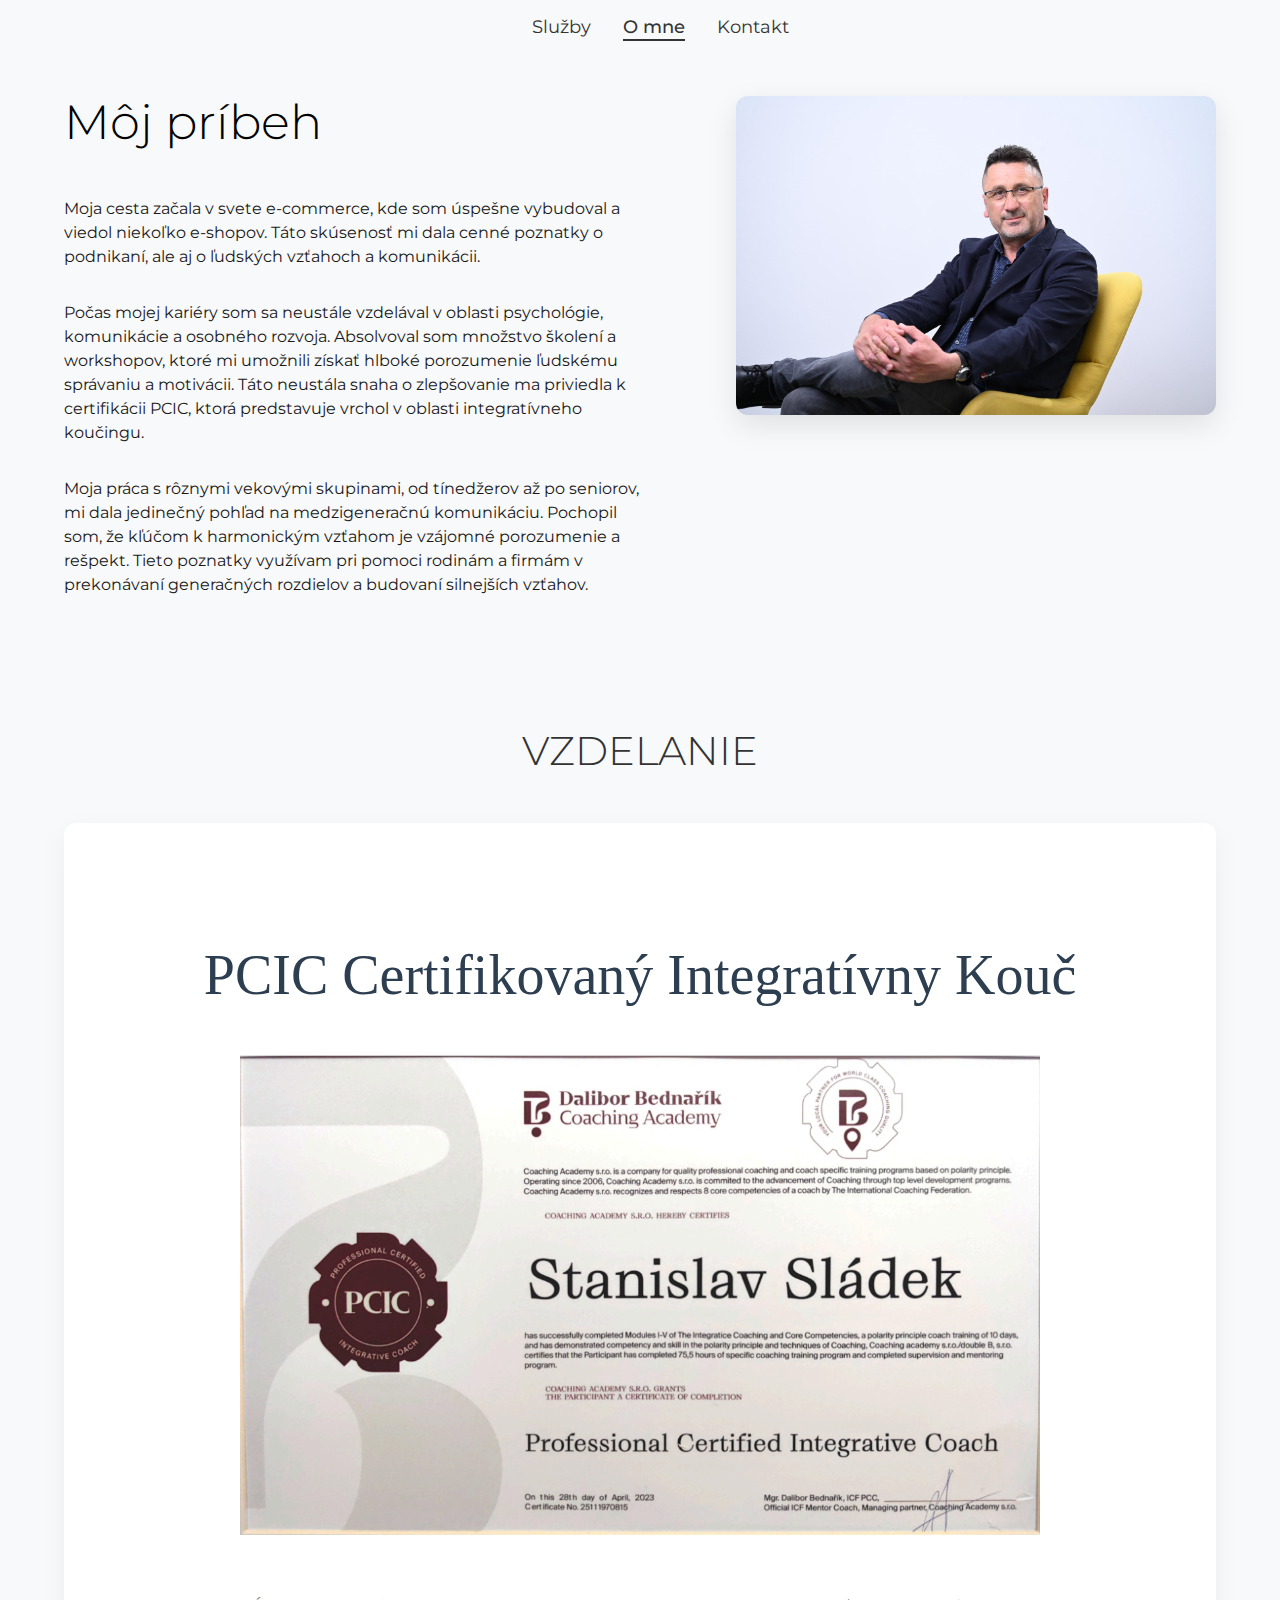
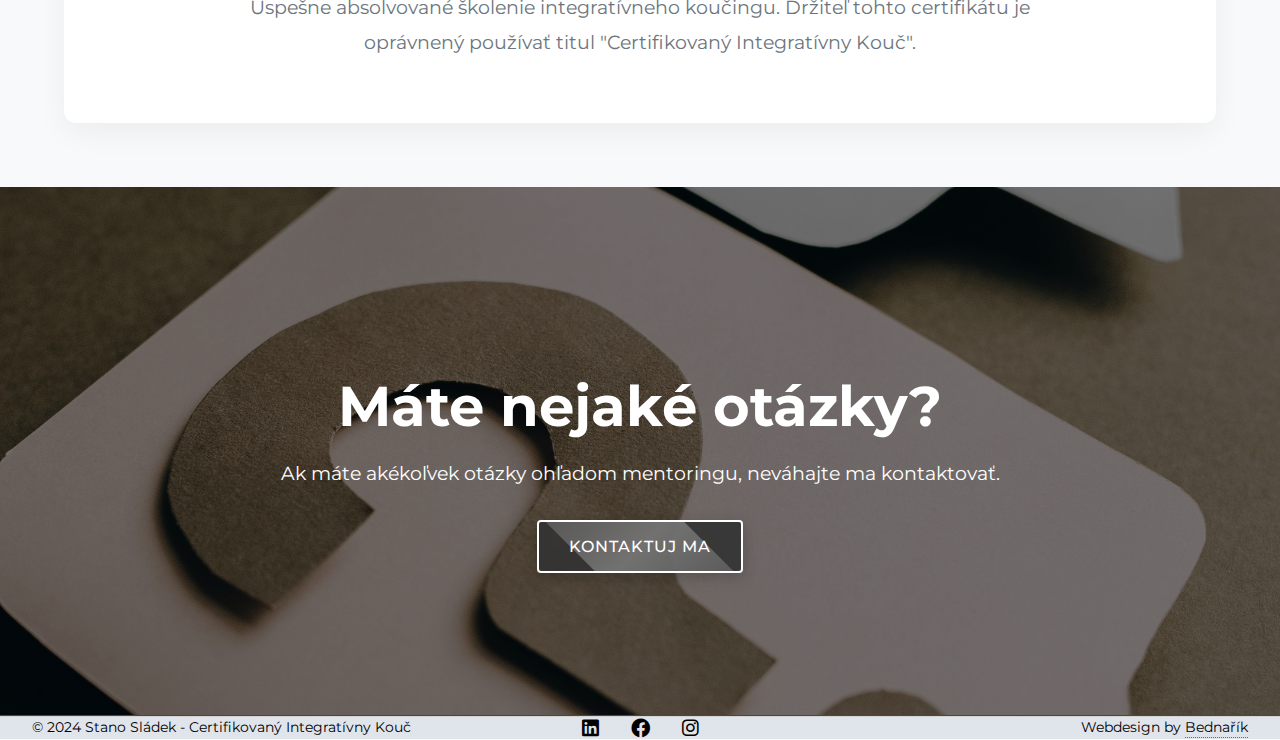
<file: about.html>
<!DOCTYPE html>
<html lang="sk">
<head>
    <meta charset="UTF-8">
    <meta name="viewport" content="width=device-width, initial-scale=1.0">
    <title>Stano Sladek - Certifikovaný Integratívny Kouč</title>
    <link rel="stylesheet" href="style.css">
    <link rel="stylesheet" href="contact.css">
    <link rel="stylesheet" href="about.css">
    <link href="https://fonts.googleapis.com/css2?family=Dancing+Script&family=Roboto:wght@400;700&display=swap" rel="stylesheet">
    <link rel="stylesheet" href="https://cdnjs.cloudflare.com/ajax/libs/font-awesome/6.0.0-beta3/css/all.min.css">
    <link href="https://fonts.googleapis.com/css2?family=Montserrat:wght@300;400;500;700&family=Dancing+Script&display=swap" rel="stylesheet">
    <link href="https://fonts.googleapis.com/css2?family=Roboto+Slab:wght@900&display=swap" rel="stylesheet">
    <link href="https://fonts.googleapis.com/css2?family=Great+Vibes&display=swap" rel="stylesheet">
    <link href="https://fonts.googleapis.com/css2?family=Arizonia&display=swap" rel="stylesheet">
    <link href="https://fonts.googleapis.com/css2?family=Monsieur+La+Doulaise&display=swap" rel="stylesheet">
</head>
<body>
    <div id="notification" class="notification"></div>
    <script src="notification.js"></script>

    <nav class="navbar">
        <div class="hamburger">
            <span></span>
            <span></span>
            <span></span>
        </div>
        <ul class="nav-links">
            <li><a href="index.html">Služby</a></li>
            <li><a href="about.html" class="active">O mne</a></li>
            <li><a href="contact.html">Kontakt</a></li>
        </ul>
    </nav>

    <section class="about-intro" id="moj-pribeh">
        <div class="intro-content">
            <h1>Môj príbeh</h1>
            
            <div class="intro-text">
                <p>Moja cesta začala v svete e-commerce, kde som úspešne vybudoval a viedol niekoľko e-shopov. Táto skúsenosť mi dala cenné poznatky o podnikaní, ale aj o ľudských vzťahoch a komunikácii.</p>
                
                <p>Počas mojej kariéry som sa neustále vzdelával v oblasti psychológie, komunikácie a osobného rozvoja. Absolvoval som množstvo školení a workshopov, ktoré mi umožnili získať hlboké porozumenie ľudskému správaniu a motivácii. Táto neustála snaha o zlepšovanie ma priviedla k certifikácii PCIC, ktorá predstavuje vrchol v oblasti integratívneho koučingu.</p>
                
                <p>Moja práca s rôznymi vekovými skupinami, od tínedžerov až po seniorov, mi dala jedinečný pohľad na medzigeneračnú komunikáciu. Pochopil som, že kľúčom k harmonickým vzťahom je vzájomné porozumenie a rešpekt. Tieto poznatky využívam pri pomoci rodinám a firmám v prekonávaní generačných rozdielov a budovaní silnejších vzťahov.</p>
            </div>
        </div>
        
        <div class="intro-image">
            <img src="img/stano_better.JPG" alt="Stano Sladek - Life Coach">
        </div>
    </section>

    <section class="education-section">
        <h2 class="section-title">VZDELANIE</h2>
        <div class="certification-container">
            <div class="certification-card">
                <h3>PCIC Certifikovaný Integratívny Kouč</h3>
                <div class="cert-content">
                    <div class="cert-logo">
                        <!-- Add your certification logo here -->
                        <img src="img/certifikat.png" alt="PCIC Certification">
                    </div>
                    <div class="cert-details">
                        <p>Úspešne absolvované školenie integratívneho koučingu. Držiteľ tohto certifikátu je oprávnený používať titul "Certifikovaný Integratívny Kouč".</p>
                    </div>
                </div>
            </div>
        </div>
    </section>

    <!-- Questions Section -->
    <section class="questions-section">
        <div class="questions-content">
            <h2>Máte nejaké otázky?</h2>
            <p>Ak máte akékoľvek otázky ohľadom mentoringu, neváhajte ma kontaktovať.</p>
            <a href="contact.html" class="contact-button">KONTAKTUJ MA</a>
        </div>
    </section>

    <footer class="main-footer">
        <div class="footer-content">
            <div class="footer-left">
                <p>© 2024 Stano Sládek - Certifikovaný Integratívny Kouč</p>
            </div>
            <div class="footer-center">
                <a href="https://www.linkedin.com/in/stanislav-sladek/" target="_blank"><i class="fab fa-linkedin"></i></a>
                <a href="https://www.facebook.com/" target="_blank"><i class="fab fa-facebook"></i></a>
                <a href="https://www.instagram.com/" target="_blank"><i class="fab fa-instagram"></i></a>
            </div>
            <div class="footer-right">
                <p>Webdesign by <a href="https://www.linkedin.com/in/mat%C3%BA%C5%A1-bedna%C5%99%C3%ADk-953ab3243/" target="_blank" class="designer-link">Bednařík</a></p>
            </div>
        </div>
    </footer>

    <script src="scripts.js"></script>
</body>
</html>
</file>
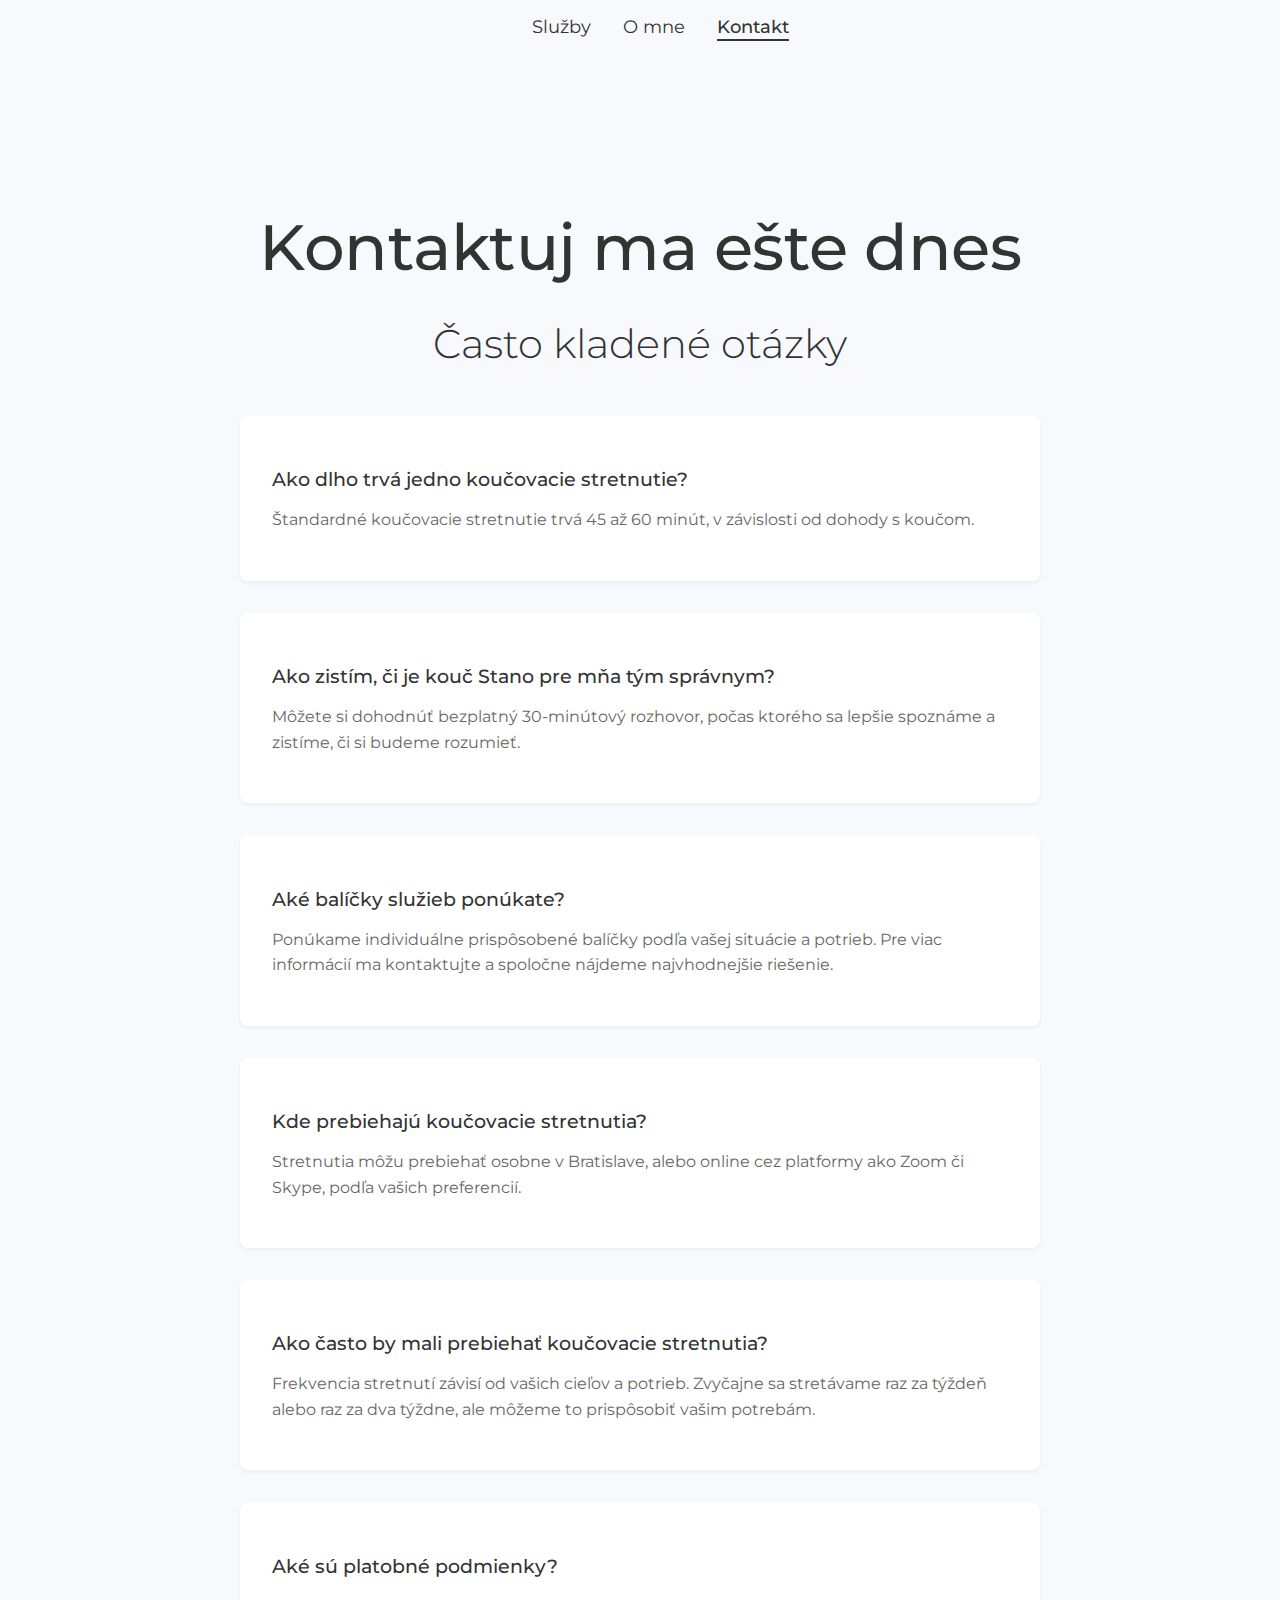
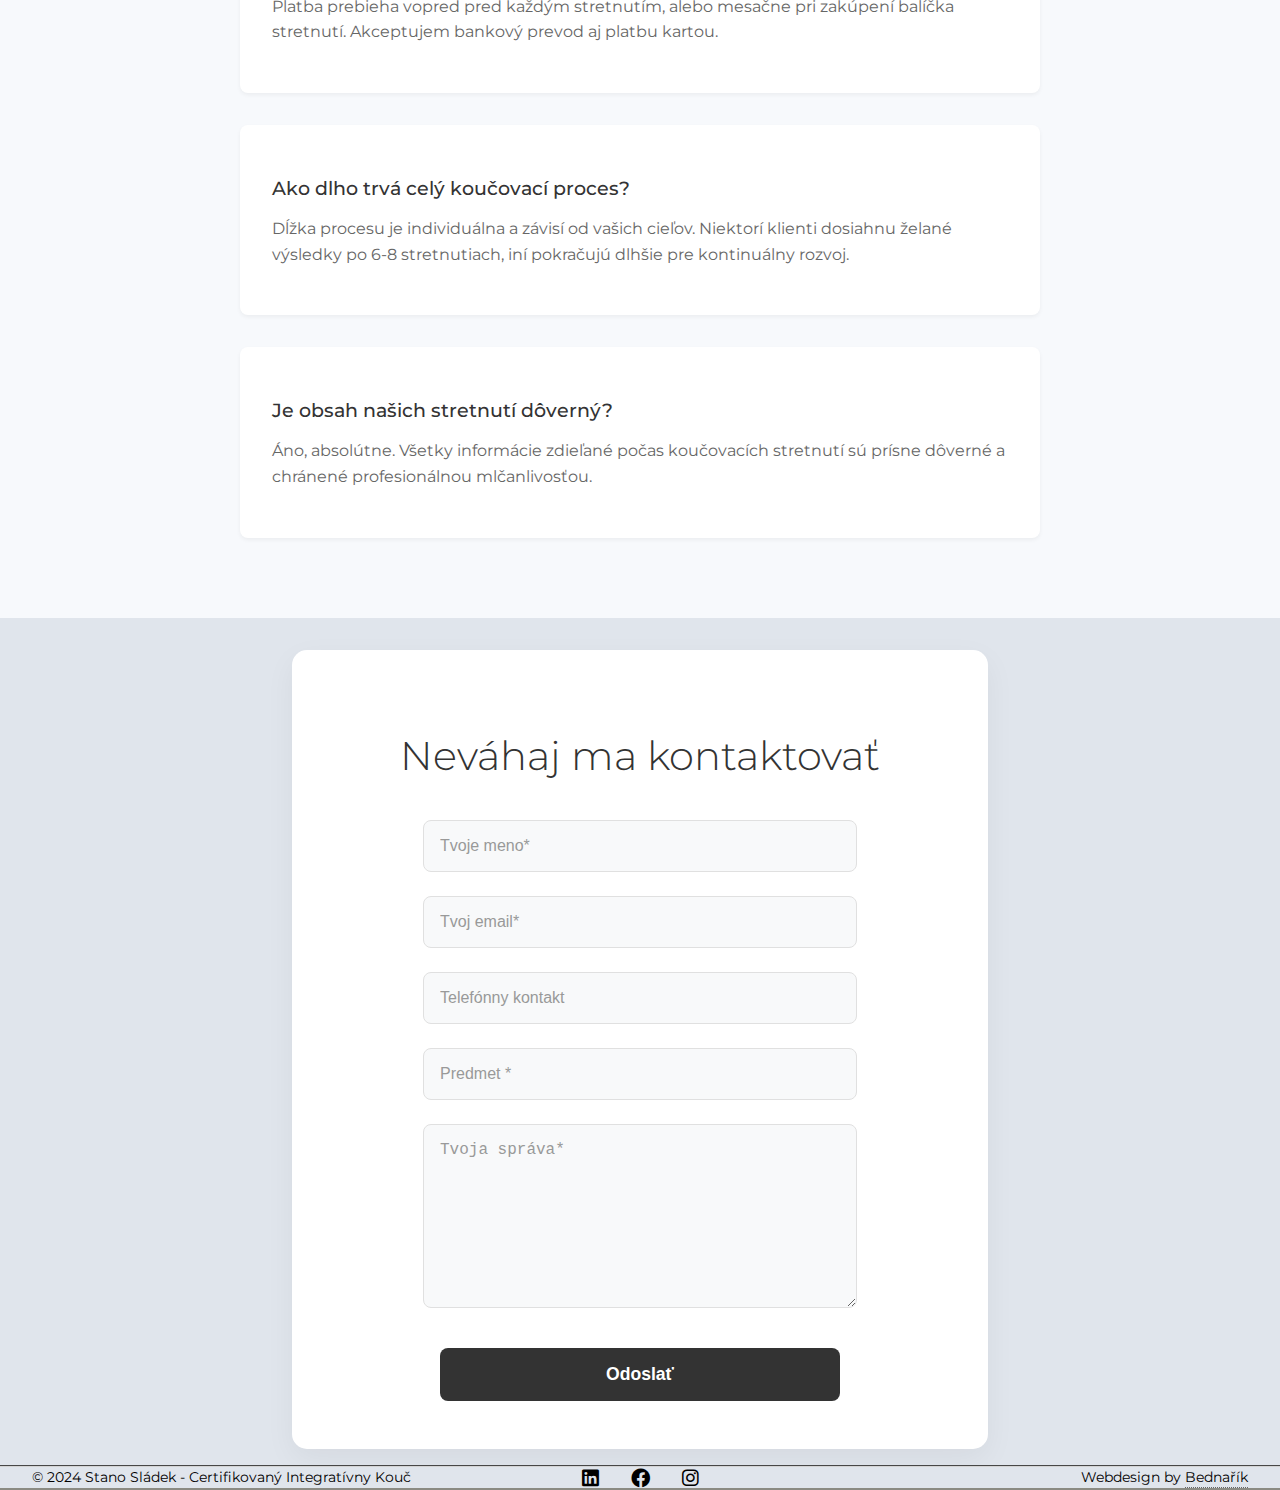
<file: contact.html>
<!DOCTYPE html>
<html lang="sk">
<head>
    <meta charset="UTF-8">
    <meta name="viewport" content="width=device-width, initial-scale=1.0">
    <title>Stano Sladek - Certifikovaný Integratívny Kouč</title>
    <link rel="stylesheet" href="style.css">
    <link rel="stylesheet" href="contact.css">
    <link href="https://fonts.googleapis.com/css2?family=Dancing+Script&family=Roboto:wght@400;700&display=swap" rel="stylesheet">
    <link rel="stylesheet" href="https://cdnjs.cloudflare.com/ajax/libs/font-awesome/6.0.0-beta3/css/all.min.css">
    <link href="https://fonts.googleapis.com/css2?family=Montserrat:wght@300;400;500;700&family=Dancing+Script&display=swap" rel="stylesheet">
    <link href="https://fonts.googleapis.com/css2?family=Roboto+Slab:wght@900&display=swap" rel="stylesheet">
    <link href="https://fonts.googleapis.com/css2?family=Great+Vibes&display=swap" rel="stylesheet">
    <link href="https://fonts.googleapis.com/css2?family=Arizonia&display=swap" rel="stylesheet">
    <link href="https://fonts.googleapis.com/css2?family=Monsieur+La+Doulaise&display=swap" rel="stylesheet">
</head>
<body>
    <div id="notification" class="notification"></div>
    <script src="notification.js"></script>

    <nav class="navbar">
        <div class="hamburger">
            <span></span>
            <span></span>
            <span></span>
        </div>
        <ul class="nav-links">
            <li><a href="index.html">Služby</a></li>
            <li><a href="about.html">O mne</a></li>
            <li><a href="contact.html" class="active">Kontakt</a></li>
        </ul>
    </nav>

    <div class="faq-section">
        <h1 class="contact-header">Kontaktuj ma ešte dnes</h1>
        <h2 class="faq-title">Často kladené otázky</h2>
        <div class="faq-container">
            <div class="faq-item">
                <h3>Ako dlho trvá jedno koučovacie stretnutie?</h3>
                <p>Štandardné koučovacie stretnutie trvá 45 až 60 minút, v závislosti od dohody s koučom.</p>
            </div>

            <div class="faq-item">
                <h3>Ako zistím, či je kouč Stano pre mňa tým správnym?</h3>
                <p>Môžete si dohodnúť bezplatný 30-minútový rozhovor, počas ktorého sa lepšie spoznáme a zistíme, či si budeme rozumieť.</p>
            </div>

            <div class="faq-item">
                <h3>Aké balíčky služieb ponúkate?</h3>
                <p>Ponúkame individuálne prispôsobené balíčky podľa vašej situácie a potrieb. Pre viac informácií ma kontaktujte a spoločne nájdeme najvhodnejšie riešenie.</p>
            </div>

            <div class="faq-item">
                <h3>Kde prebiehajú koučovacie stretnutia?</h3>
                <p>Stretnutia môžu prebiehať osobne v Bratislave, alebo online cez platformy ako Zoom či Skype, podľa vašich preferencií.</p>
            </div>

            <div class="faq-item">
                <h3>Ako často by mali prebiehať koučovacie stretnutia?</h3>
                <p>Frekvencia stretnutí závisí od vašich cieľov a potrieb. Zvyčajne sa stretávame raz za týždeň alebo raz za dva týždne, ale môžeme to prispôsobiť vašim potrebám.</p>
            </div>

            <div class="faq-item">
                <h3>Aké sú platobné podmienky?</h3>
                <p>Platba prebieha vopred pred každým stretnutím, alebo mesačne pri zakúpení balíčka stretnutí. Akceptujem bankový prevod aj platbu kartou.</p>
            </div>

            <div class="faq-item">
                <h3>Ako dlho trvá celý koučovací proces?</h3>
                <p>Dĺžka procesu je individuálna a závisí od vašich cieľov. Niektorí klienti dosiahnu želané výsledky po 6-8 stretnutiach, iní pokračujú dlhšie pre kontinuálny rozvoj.</p>
            </div>

            <div class="faq-item">
                <h3>Je obsah našich stretnutí dôverný?</h3>
                <p>Áno, absolútne. Všetky informácie zdieľané počas koučovacích stretnutí sú prísne dôverné a chránené profesionálnou mlčanlivosťou.</p>
            </div>
        </div>
    </div>

    <section class="contact_bg" id="contact">
        <div class="contact-form">
            <h2>Neváhaj ma kontaktovať</h2>
            <form id="contactForm" action="send_email.php" method="post">
                <input type="text" name="name" placeholder="Tvoje meno*" required pattern="^[A-Za-zÀ-žÁ-ž\s]+$" maxlength="50">
                <input type="email" name="email" placeholder="Tvoj email*" required>
                <input type="tel" name="phone" placeholder="Telefónny kontakt" pattern="^[0-9+]{1,15}$" maxlength="15">
                <input type="text" name="subject" placeholder="Predmet *" required maxlength="30">
                <textarea name="message" placeholder="Tvoja správa*" required maxlength="300"></textarea>
                <button type="submit">Odoslať</button>
            </form>
        </div>
       
    </section>
    <footer class="main-footer">
        <div class="footer-content">
            <div class="footer-left">
                <p>© 2024 Stano Sládek - Certifikovaný Integratívny Kouč</p>
            </div>
            <div class="footer-center">
                <a href="https://www.linkedin.com/in/stanislav-sladek/" target="_blank"><i class="fab fa-linkedin"></i></a>
                <a href="https://www.facebook.com/" target="_blank"><i class="fab fa-facebook"></i></a>
                <a href="https://www.instagram.com/" target="_blank"><i class="fab fa-instagram"></i></a>
            </div>
            <div class="footer-right">
                <p>Webdesign by <a href="https://www.linkedin.com/in/mat%C3%BA%C5%A1-bedna%C5%99%C3%ADk-953ab3243/" target="_blank" class="designer-link">Bednařík</a></p>
            </div>
        </div>
    </footer>
    
    <script src="scripts.js"></script>
</body>
</html>
</file>
<file: style.css>
:root {
    /* Primary colors */
    --primary-dark: #c9c8c2;
    --primary-light: #8B8B83;
    
    /* Secondary colors */
    --secondary-dark: #1c2331;
    --secondary-light: #f7f9fc;
    
    /* Accent colors */
    --accent-blue: #3498db;
    --accent-gold: #dbbe5e;
    
    /* Text colors */
    --text-dark: #c9c8c2;
    --text-light: black;
    --text-muted: #555555;
    
    /* Background colors */
    --bg-light-gray: #f0f4f8;
    --bg-lighter-gray: #f7f9fc;
    --bg-lightest-gray: #ffffff;
    --bg-dark-gray: #e0e5ec;
    
    /* Overlay colors */
    --overlay-dark: rgba(28, 35, 49, 0.8);
    --overlay-light: rgba(255, 255, 255, 0.1);
    
    /* Shadow color */
    --shadow-color: rgba(0, 0, 0, 0.1);
  }
  
  
  @font-face {
      font-family: 'Creation';
      src: url('../css/fonts/creation-font/Creation.ttf') format('truetype');
      font-weight: normal;
      font-style: normal;
  }
  
  
  .creation-text {
      font-family: 'Creation', 'Arial', sans-serif;
  }
  
  /* Example of using these variables */
  body {
    font-family: 'Montserrat', sans-serif;
    margin: 0;
    padding: 0;
    background-color: var(--primary-light);
    color: var(--text-dark);
  }
  
  .top-stripe {
      background-color: var(--primary-dark);
      color: white;
      text-align: center;
      padding: 10px 0;
      font-weight: bold;
  }
  
  .container {
      display: flex;
      flex-direction: column;
      align-items: center;
      justify-content: center;
      padding: 50px;
      background-color: var(--bg-light-gray);
  }
  
  .text-section {
      max-width: 600px;
      text-align: center;
      margin-bottom: 20px;
  }
  
  h1 {
      font-size: 36px;
      color: #fff;
      margin-top: 0;
  }
  
  h2 {
      font-size: 24px;
      color: #ddd;
  }
  
  p {
      font-size: 16px;
      color: #ccc;
      line-height: 1.5;
  }
  
  .image-section {
      position: relative;
      width: 100%;
      height: 110vh;
      overflow: hidden;
      background-color: #e0e5ec;
  }
  
  .image-section img {
      width: 100%;
      height: 100%;
      object-fit: cover;
      object-position: 75% 30%;
      transform: scale(1);
      box-shadow: 0 0.5rem 1rem rgba(0, 0, 0, 0.3);
  }
  
  .text-overlay {
      position: absolute;
      top: 20%;
      left: 3%;
      transform: translateX(0);
      max-width: 40%;
      padding: 1.25rem;
      border-radius: 0.5rem;
      animation: slideIn 1s ease-out forwards;
      font-family: 'Montserrat', sans-serif;
      background-color: transparent;
  }
  
  .text-overlay h1 {
      color: #333;
      font-size: 1.2rem;
      text-transform: uppercase;
      letter-spacing: 2px;
      margin-bottom: 1rem;
      font-weight: 400;
  }
  
  .text-overlay p {
      color: #333;
      font-size: 1.1rem;
      line-height: 1.6;
      margin-bottom: 2rem;
  }
  
  .service-boxes {
      display: flex;
      justify-content: space-around;
      padding: 1.25rem;
      background-color: #f0f2f5;
      transition: background-color 0.5s ease;
      overflow: hidden;
  }
  
  
  .box {
      flex: 1;
      padding: 2rem 1.25rem;
      margin: 0.3125rem;
      text-align: center;
      color: black;
      font-weight: bold;
      transition: transform 0.3s ease, box-shadow 0.3s ease;
      border: none;
      box-shadow: 0 4px 6px rgba(0, 0, 0, 0.1);
      animation: slideInFromBottom 0.5s ease-out forwards;
      opacity: 0;
      transform: translateY(50px);
  }
  
  .box:nth-child(1) { animation-delay: 0.1s; }
  .box:nth-child(2) { animation-delay: 0.2s; }
  .box:nth-child(3) { animation-delay: 0.3s; }
  .box:nth-child(4) { animation-delay: 0.4s; }
  
  .box:hover {
      transform: translateY(-5px);
      box-shadow: 0 6px 12px rgba(0, 0, 0, 0.15);
  }
  
  .turquoise {
      background-color: var(--primary-dark); /* A rich, elegant turquoise */
  }
  
  .light-gray {
      background-color: var(--bg-light-gray);
      color: black;
  }
  
  .dark-gray {
      background-color: var(--primary-dark); /* A sophisticated dark gray */
  }
  
  
  @keyframes slideInFromBottom {
      from {
          opacity: 0;
          transform: translateY(50px);
      }
      to {
          opacity: 1;
          transform: translateY(0);
      }
  }
  
  .navbar {
      position: absolute;
      width: 100%;
      display: flex;
      justify-content: center;
      align-items: center;
      /*padding: 1rem 3rem;*/
      background-color: rgba(232, 238, 254, 0);
    
      color: black;
      top: 0;
      z-index: 1000;
      box-sizing: border-box;
  }
  
  .nav-links {
      display: flex;
      gap: 2rem;
      list-style: none;
  }
  
  .nav-links a {
      text-decoration: none;
      color: #333;
      font-size: 1.1rem;
      position: relative;
      padding-bottom: 0.25rem;
  }
  
  /* Remove the gold hover effect */
  .nav-links a:hover {
      color: #333;
  }
  
  /* Add underline effect */
  .nav-links a::after {
      content: '';
      position: absolute;
      width: 0;
      height: 2px;
      bottom: 0;
      left: 0;
      background-color: #333;
      transition: width 0.3s ease;
  }
  
  /* Show underline on hover */
  .nav-links a:hover::after {
      width: 100%;
  }
  
  /* Active state for current page */
  .nav-links a.active {
      font-weight: 500;
  }
  
  .nav-links a.active::after {
      width: 100%;
  }
  
  .logo {
      font-size: 2rem;
      margin-right: 1rem;
  }
  
  .name {
      font-family: 'Montserrat', sans-serif;  /* Changed font family */
      font-weight: 500; /* Increased font weight for extra thickness */
      font-size: 2.25rem; /* Slightly increased font size */
      color: #ffffff;
      text-transform: uppercase; /* Optional: makes the text all caps for added emphasis */
      letter-spacing: 1px; /* Optional: adds slight spacing between letters */
      text-shadow: 2px 2px 4px rgba(0, 0, 0, 0.3); /* Optional: adds a subtle shadow for depth */
  }
  
  .name-link {
      text-decoration: none;
      color: inherit;
  }
  
  .name-link:hover {
      color: var(--accent-gold); /* Or any color you prefer for hover state */
  }
  
  .contact-btn {
      background-color: var(--accent-gold);
      padding: 0.5rem 1rem;
      border-radius: 0.25rem;
      transition: background-color 0.3s ease;
  }
  
  .contact-btn:hover {
      background-color: var(--accent-gold);
      color: #ffffff;
  }
  
  .contact_bg {
      background-color: #e0e5ec;
      color: #ffffff;
      padding: 2rem 2rem 1rem;
      text-align: center;
      transition: background-color 1s ease;
  }
  
  .contact-form {
      max-width: 600px;
      margin: 0 auto;
      padding: 2rem;
      background-color: rgba(255, 255, 255, 0.1);
      border-radius: 10px;
      box-shadow: 0 4px 6px rgba(0, 0, 0, 0.1);
  }
  
  .contact-form h2 {
      margin-bottom: 1.5rem;
      color: var(--accent-gold);
      font-size: 2rem;
      text-align: center;
  }
  
  .contact-form form {
      display: flex;
      flex-direction: column;
      align-items: center;
  }
  
  .contact-form input,
  .contact-form textarea {
      width: 100%;
      max-width: 400px; /* Adjust this value as needed */
      padding: 0.75rem;
      margin-bottom: 1rem;
      border: 1px solid rgba(255, 255, 255, 0.2);
      border-radius: 5px;
      background-color: rgba(255, 255, 255, 0.1);
      color: #ffffff;
      font-size: 1rem;
      transition: all 0.3s ease;
  }
  
  .contact-form input::placeholder,
  .contact-form textarea::placeholder {
      color: rgba(255, 255, 255, 0.7);
  }
  
  .contact-form input:focus,
  .contact-form textarea:focus {
      outline: none;
      border-color: var(--accent-gold);
      box-shadow: 0 0 0 2px #dbbe5e;;
  }
  
  .contact-form textarea {
      min-height: 150px;
      resize: vertical;
  }
  
  .contact-form button {
      background-color: var(--accent-gold);
      color: #ffffff;
      padding: 0.75rem 1.5rem;
      border: none;
      border-radius: 5px;
      cursor: pointer;
      font-size: 1rem;
      font-weight: bold;
      transition: all 0.3s ease;
      display: block;
      width: 100%;
      max-width: 400px; /* Match the input fields */
      margin-top: 1rem;
  }
  
  .contact-form button:hover {
      background-color: #dbbe5e;
      transform: translateY(-2px);
      box-shadow: 0 4px 6px rgba(0, 0, 0, 0.1);
  }
  
  @media screen and (max-width: 480px) {
      .contact-form {
          padding: 1.5rem;
      }
  
      .contact-form input,
      .contact-form textarea,
      .contact-form button {
          max-width: 100%;
          padding: 0.6rem;
          font-size: 0.9rem;
      }
  }
  
  @keyframes slideIn {
      from {
          transform: translateX(100%);
          opacity: 0;
      }
      to {
          transform: translateX(0);
          opacity: 1;
      }
  }
  
  html {
      scroll-behavior: smooth;
  }
  
  .about-me {
      background-color: #f0f4f8;
      padding: 4rem 2rem;
  }
  
  .section-title {
      text-align: center;
      font-family: 'Montserrat', sans-serif;
      font-size: 3rem;
      color: #333;
      margin-bottom: 4rem;
      font-weight: 300;
  }
  
  .section-title .highlight {
      color: gold;
  }
  
  .about-content {
      max-width: 800px;
      margin: 0 auto;
  }
  
  .about-list {
      list-style-type: none;
      padding: 0;
  }
  
  .about-list li {
      position: relative;
      padding-left: 2rem;
      margin-bottom: 1rem;
      font-size: 1.1rem;
      line-height: 1.6;
      color: black;
  }
  
  .about-list li::before {
      content: '✓';
      position: absolute;
      left: 0;
      color: black;
      font-weight: bold;
  }
  
  .resources-section {
      background-color: #e0e5ec;
      padding: 4rem 2rem;
      text-align: center;
  }
  
  .resources-section h2 {
      font-size: 2.5rem;
      color: #333;
      margin-bottom: 1rem;
  }
  
  .resources-section > p {
      font-size: 1.2rem;
      color: #333;
      max-width: 800px;
      margin: 0 auto 3rem;
  }
  
  .resource-boxes {
      display: flex;
      justify-content: space-around;
      flex-wrap: wrap;
      gap: 2rem;
  }
  
  .resource-box {
      flex-basis: calc(33.333% - 2rem);
      background-color: #ffffff;
      border-radius: 10px;
      box-shadow: 0 4px 6px rgba(0, 0, 0, 0.1);
      overflow: hidden;
      transition: transform 0.3s ease, box-shadow 0.3s ease;
      animation: fadeInUp 0.5s ease-out forwards, pulse 2s ease-in-out infinite;
      opacity: 0;
  }
  
  .resource-box:nth-child(1) { animation-delay: 0.2s, 0.2s; }
  .resource-box:nth-child(2) { animation-delay: 0.4s, 0.4s; }
  .resource-box:nth-child(3) { animation-delay: 0.6s, 0.6s; }
  
  .resource-box:hover {
      transform: translateY(-10px);
      box-shadow: 0 6px 12px rgba(0, 0, 0, 0.15);
      animation-play-state: paused;
  }
  
  .resource-box img {
      width: 100%;
      height: 200px;
      object-fit: cover;
  }
  
  .resource-box h3 {
      font-size: 1.5rem;
      color: #1c2331;
      margin: 1rem 0;
      padding: 0 1rem;
  }
  
  .resource-box p {
      font-size: 1rem;
      color: #34495e;
      padding: 0 1rem 1rem;
  }
  
  @keyframes fadeInUp {
      from {
          opacity: 0;
          transform: translateY(20px);
      }
      to {
          opacity: 1;
          transform: translateY(0);
      }
  }
  
  @keyframes pulse {
      0% {
          transform: scale(1);
      }
      50% {
          transform: scale(1.03);
      }
      100% {
          transform: scale(1);
      }
  }
  
  @media (max-width: 768px) {
      .resource-box {
          flex-basis: 100%;
      }
  }
  
  @media (max-width: 768px) {
      .service-boxes {
          flex-direction: column;
      }
      
      .box {
          margin: 0.625rem 0;
      }
  }
  
  .story-section {
      background-color: #f7f9fc;
      padding: 4rem 2rem;
      text-align: center;
      overflow-x: hidden; /* Add this line */
      scroll-margin-top: 80px; /* Adjust this value based on your navbar height */
  }
  
  .story-boxes {
      display: flex;
      justify-content: space-around;
      flex-wrap: wrap;
      gap: 2rem;
  }
  
  .story-box {
      flex-basis: calc(33.333% - 2rem);
      background-color: var(--primary-dark);
      border-radius: 10px;
      box-shadow: 0 4px 6px rgba(0, 0, 0, 0.1);
      padding: 2rem;
      opacity: 0;
      transition: opacity 1s ease;
  }
  
  @keyframes slideInFromLeft {
      from {
          transform: translate3d(-100%, 0, 0);
          opacity: 0;
      }
      to {
          transform: translate3d(0, 0, 0);
          opacity: 1;
      }
  }
  
  @keyframes slideInFromRight {
      from {
          transform: translate3d(100%, 0, 0);
          opacity: 0;
      }
      to {
          transform: translate3d(0, 0, 0);
          opacity: 1;
      }
  }
  
  @media (prefers-reduced-motion: no-preference) {
      .left-box-animation {
          animation: slideInFromLeft 1s forwards;
      }
      .middle-box-animation {
          animation: slideInFromRight 1s forwards;
      }
      .right-box-animation {
          animation: slideInFromBottom 1s forwards;
      }
  }
  
  .story-box {
      flex-basis: calc(33.333% - 2rem);
      background-color: var(--primary-dark);
      border-radius: 10px;
      box-shadow: 0 4px 6px rgba(0, 0, 0, 0.1);
      padding: 2rem;
      opacity: 0;
      transition: opacity 1s ease;
  }
  
  .story-box h3 {
      color: black; /* Darker color for headings */
      margin-bottom: 1rem;
  }
  
  .story-box p {
      color: black; /* Darker color for better readability */
      line-height: 1.6;
  }
  
  h1, h2, h3, h4, h5, h6 {
      font-weight: 700; /* Changed from 500 to 700 for bolder text */
  }
  
  p, li {
      font-weight: 400;
  }
  
  strong, b {
      font-weight: 700;
  }
  
  /* Responsive styles */
  @media screen and (max-width: 1200px) {
      .text-overlay {
          max-width: 40%;
      }
  }
  
  @media screen and (max-width: 992px) {
      .text-overlay {
          max-width: 50%;
      }
  
      .service-boxes {
          flex-wrap: wrap;
      }
  
      .box {
          flex-basis: calc(50% - 0.625rem);
      }
  
      .resource-box {
          flex-basis: calc(50% - 2rem);
      }
  
      .story-box {
          flex-basis: calc(50% - 2rem);
      }
  
      .contact-form {
          padding: 1.5rem;
      }
  
      .contact-form input,
      .contact-form textarea {
          padding: 0.6rem;
          font-size: 0.9rem;
      }
  
      .contact-form button {
          padding: 0.6rem 1.2rem;
          font-size: 0.9rem;
      }
  }
  
  @media screen and (max-width: 844px) {
      .story-box {
          flex-basis: 100%;
          margin-bottom: 2rem;
      }
      
  }
  
  @media screen and (max-width: 768px) {

  
      .nav-links {
          margin-top: 1rem;
      }
  
      .nav-links li {
          margin: 0.5rem 0;
      }
  
      .image-section {
          height: auto;
      }
  
  
      .service-boxes {
          flex-direction: column;
      }
  
      .box {
          flex-basis: 100%;
          margin: 0.625rem 0;
      }
  
      .resource-box {
          flex-basis: 100%;
      }
  
      .story-box {
          flex-basis: 100%;
      }
  
      .section-title {
          font-size: 2rem;
      }
  
      .about-list li {
          font-size: 1rem;
      }
  }
  
  @media screen and (max-width: 480px) {
      .name {
          font-size: 1.5rem;
      }
  
      h1 {
          font-size: 24px;
      }
  
      h2 {
          font-size: 20px;
      }
  
      p {
          font-size: 14px;
      }
  
      .nav-links a {
          font-size: 0.9rem;
          padding: 0.4rem 0.8rem;
      }
  
      .contact-form input,
      .contact-form textarea {
          padding: 0.5rem;
      }
  
      .contact-form button {
          padding: 0.5rem 1rem;
      }
  }
  
  @keyframes fadeInUp {
      from {
          opacity: 0;
          transform: translateY(20px);
      }
      to {
          opacity: 1;
          transform: translateY(0);
      }
  }
  
  .fadeInUp {
      animation: fadeInUp 0.5s ease-out forwards;
  }
  
  @keyframes slideInFromRight {
      from {
          transform: translateX(100%);
          opacity: 0;
      }
      to {
          transform: translateX(0);
          opacity: 1;
      }
  }
  
  .slide-in-right {
      opacity: 0;
      transform: translateX(50px);
      animation: slideInRight 1s ease forwards;
  }
  
  @keyframes slideInRight {
      to {
          opacity: 1;
          transform: translateX(0);
      }
  }
  
  @media screen and (min-width: 768px) and (max-width: 1024px) {
      .image-section {
          display: flex;
          flex-direction: column;
          height: auto;
      }
  
      .image-section img {
          width: 100%;
          height: auto;
          object-fit: cover;
      }
  
      .text-overlay {
          position: relative;
          top: 0;
          left: 0;
          transform: none;
          max-width: 100%;
          width: 100%;
          box-sizing: border-box;
          background-color: rgba(28, 35, 49, 0.9);
      }
  }
  
  
  .copyright {
      font-family: 'Great Vibes', Helvetica, sans-serif;
       /*font-family: 'Arizonia', Helvetica, sans-serif;
      font-family: 'Monsieur La Doulaise', Helvetica, sans-serif;*/
      float: left;
      font-size: 2em;
  }
  .signature {
      font-family: 'Great Vibes', cursive;
      font-size: 2.5rem;
      color: #333;
      display: block;
      margin-top: 1rem;
      text-align: left;
  }
  .webdesign {
      margin-left: auto; /* Ensure it stays on the right */
  }
  
  @media (max-width: 600px) {
      .footer-content {
          flex-direction: column;
          text-align: center;
      }
      
      .copyright, .webdesign {
          margin: 5px 0;
      }
  }
  .footer-content {
      color: black;
      background-color: #e0e5ec;
      display: flex;
      justify-content: space-between;
      align-items: center;
      padding: 0 1rem;
      max-width: auto;
      border-top: 1px solid #d3d3d3;
  }
  
  .help-section {
      padding: 5rem 2rem;
      background-color: #ffffff;
  }
  
  .help-title {
      text-align: center;
      font-family: 'Montserrat', sans-serif;
      font-size: 3rem;
      color: #333;
      margin-bottom: 4rem;
      font-weight: 300;
  }
  
  .help-title .highlight {
      color: gold;
  }
  
  .help-grid {
      display: grid;
      grid-template-columns: repeat(auto-fit, minmax(250px, 1fr));
      gap: 3rem;
      max-width: 1200px;
      margin: 0 auto;
  }
  
  .help-item {
      display: flex;
      flex-direction: column;
      align-items: center;
      text-align: center;
  }
  
  .help-image-container {
      width: 200px;
      height: 200px;
      border-radius: 50%;
      overflow: hidden;
      margin-bottom: 1.5rem;
      box-shadow: 0 4px 20px rgba(0, 0, 0, 0.1);
  }
  
  .help-image-container img {
      width: 100%;
      height: 100%;
      object-fit: cover;
  }
  
  .help-item h3 {
      font-family: 'Montserrat', sans-serif;
      font-size: 1.5rem;
      color: #333;
      margin-bottom: 1rem;
      font-weight: 400;
  }
  
  .help-item p {
      color: #666;
      line-height: 1.6;
      font-size: 1rem;
  }
  
  /* Responsive adjustments */
  @media (max-width: 768px) {
      .help-section {
          padding: 3rem 1rem;
      }
  
      .help-title {
          font-size: 2rem;
          margin-bottom: 2rem;
      }
  
      .help-grid {
          gap: 2rem;
      }
  
      .help-image-container {
          width: 150px;
          height: 150px;
      }
  }
  
  /* Footer Styles */
  .main-footer {
      background-color: #333;
      color: white;
      border-top: 1px solid rgba(255, 255, 255, 0.1);
  }
  
  .footer-content {
      max-width: 1800px;
      margin: 0 auto;
      display: flex;
      justify-content: space-between;
      align-items: center;
      padding: 0 2rem;
  }
  
  .footer-left p, .footer-right p {
      margin: 0;
      font-size: 0.9rem;
      color: black;
  }
  
  .footer-center {
      display: flex;
      justify-content: center;
      align-items: center;
      position: absolute;
      gap: 2rem;
      left: 50%;
      transform: translateX(-50%);
  }
  
  .footer-center a {
      color: black;
      font-size: 1.2rem;
      transition: color 0.3s ease;
  }
  
  .footer-center a:hover {
      color: white;
  }
  
  @media (max-width: 768px) {
      .footer-content {
          flex-direction: column;
          gap: 1rem;
          text-align: center;
          padding: 1rem;
      }
  }
  
  /* Questions Section Styles */
  .questions-section {
      background-color: rgba(0, 0, 0, 0.5);
      color: white;
      padding: 4rem 2rem;
      text-align: center;
      position: relative;
      background-image: url('img/question.jpg');
      background-size: 120% auto;
      background-position: 50% 40%;
      background-blend-mode: overlay;
      min-height: 400px;
      display: flex;
      align-items: center;
      justify-content: center;
  }
  
  .questions-content {
      max-width: 800px;
      margin: 0 auto;
  }
  
  .questions-section h2 {
      font-family: 'Montserrat', sans-serif;
      font-size: 3.5rem;
      margin-bottom: 1rem;
      color: white;
  }
  
  .questions-section p {
      font-size: 1.2rem;
      margin-bottom: 2rem;
      color: white;
  }
  
  .contact-button {
      display: inline-block;
      padding: 15px 30px;
      font-size: 16px;
      font-weight: 500;
      text-transform: uppercase;
      color: #fff;
      background: rgba(51, 51, 51, 0.9);
      border: 2px solid #fff;
      border-radius: 4px;
      text-decoration: none;
      position: relative;
      overflow: hidden;
      transition: all 0.3s ease;
      z-index: 1;
      letter-spacing: 1px;
      cursor: pointer;
      box-shadow: 0 4px 15px rgba(0, 0, 0, 0.2);
  }
  
  /* Shining effect */
  .contact-button::before {
      content: '';
      position: absolute;
      top: -50%;
      left: -50%;
      width: 200%;
      height: 200%;
      background: linear-gradient(
          to right,
          rgba(255, 255, 255, 0) 0%,
          rgba(255, 255, 255, 0.3) 50%,
          rgba(255, 255, 255, 0) 100%
      );
      transform: rotate(45deg);
      animation: shine 3s infinite;
      z-index: -1;
  }
  
  @keyframes shine {
      0% {
          transform: translateX(-100%) rotate(45deg);
      }
      100% {
          transform: translateX(100%) rotate(45deg);
      }
  }
  
  .contact-button:hover {
      color: #333;
      background-color: #fff;
      transform: translateY(-2px);
      box-shadow: 0 6px 20px rgba(0, 0, 0, 0.3);
      border-color: #333;
  }
  
  .contact-button:active {
      transform: translateY(0);
      box-shadow: 0 2px 8px rgba(0, 0, 0, 0.15);
  }
  
  /* Initial appearance animation */
  @keyframes buttonFadeIn {
      from {
          opacity: 0;
          transform: translateY(20px);
      }
      to {
          opacity: 1;
          transform: translateY(0);
      }
  }
  
  .contact-button {
      animation: buttonFadeIn 0.8s ease forwards;
  }
  
  /* Responsive adjustments */
  @media (max-width: 768px) {
      .questions-section h2 {
          font-size: 2.5rem;
      }
      
      .questions-section p {
          font-size: 1rem;
      }
  }
  
  /* Image Section Responsive Adjustments */
  .image-section {
      position: relative;
      width: 100%;
      height: 110vh; /* Default height for desktop */
  }
  
  .text-overlay {
      position: absolute;
      top: 20%;
      left: 3%;
      max-width: 40%;
      padding: 1.25rem;
  }
  
  /* Footer Responsive Adjustments */
  .footer-content {
      max-width: 1800px;
      margin: 0 auto;
      display: flex;
      justify-content: space-between;
      align-items: center;
      padding: 0 2rem;
  }
  
  .footer-left p, .footer-right p {
      margin: 0;
      font-size: 0.9rem;
      color: black;
  }
  
  .footer-center {
      display: flex;
      justify-content: center;
      align-items: center;
      position: absolute;
      gap: 2rem;
      left: 50%;
      transform: translateX(-50%);
  }
  
  /* Media Queries */
  @media screen and (max-width: 1024px) {
      .image-section {
          height: auto;
      }
  
      .text-overlay {
          max-width: 50%;
      }
  }
  
  @media screen and (max-width: 768px) {
      .image-section {
          display: flex;
          flex-direction: column;
          height: auto;
      }
  
      .image-section img {
          width: 100%;
          height: auto;
          object-fit: cover;
      }
  
      .text-overlay {
          position: relative;
          transform: none;
          max-width: 100%;
          width: 100%;
          box-sizing: border-box;
      }
  
      .footer-content {
          flex-direction: column;
          gap: 1rem;
          text-align: center;
          padding: 1rem;
      }
  
      .footer-center {
          position: relative;
          left: auto;
          transform: none;
          margin: 1rem 0;
      }
  }
  
  @media screen and (max-width: 480px) {
      .text-overlay h1 {
          font-size: 1.5rem;
      }
  
      .text-overlay p {
          font-size: 1rem;
      }
  
      .signature {
          font-size: 2rem;
      }
  
      .footer-left p, .footer-right p {
          font-size: 0.8rem;
      }
  
      .footer-center a {
          font-size: 1.5rem;
          padding: 0 0.5rem;
      }
  }
  
  /* For tablets in portrait mode */
  @media screen and (min-width: 768px) and (max-width: 1024px) {
      .image-section {
          display: flex;
          flex-direction: column;
          height: auto;
      }
  
      .image-section img {
          width: 100%;
          height: auto;
          object-fit: cover;
      }
  
      .text-overlay {
          position: relative;
          top: 0;
          left: 0;
          transform: none;
          max-width: 100%;
          width: 100%;
          box-sizing: border-box;
          background-color: rgba(28, 35, 49, 0.9);
      }
  }
  
  /* Add these styles to your existing CSS */
  .navbar {
      position: absolute;
      width: 100%;
      display: flex;
      justify-content: center;
      align-items: center;
      background-color: rgba(232, 238, 254, 0);
      color: black;
      top: 0;
      z-index: 1000;
      box-sizing: border-box;
  }
  
  .hamburger {
      display: none;
      cursor: pointer;
      padding: 15px;
      position: absolute;
      right: 20px;
      top: 6px;
      z-index: 1001;
  }
  
  .hamburger span {
      display: block;
      width: 25px;
      height: 3px;
      background-color: #333;
      margin: 5px 0;
      transition: all 0.3s ease;
  }
  
  @media screen and (max-width: 768px) {
      .hamburger {
          display: block;
      }
  
      .nav-links {
          position: fixed;
          top: 0;
          right: -100%;
          height: 100vh;
          width: 100%;
          background-color: rgba(255, 255, 255, 0.95);
          flex-direction: column;
          justify-content: center;
          align-items: center;
          transition: right 0.3s ease;
          margin: 0;
          padding: 0;
      }
  
      .nav-links.active {
          right: 0;
      }
  
      .nav-links li {
          margin: 20px 0;
      }
  
      /* Hamburger animation classes */
      .hamburger.active span:nth-child(1) {
          transform: rotate(45deg) translate(8px, 6px);
      }
  
      .hamburger.active span:nth-child(2) {
          opacity: 0;
      }
  
      .hamburger.active span:nth-child(3) {
          transform: rotate(-45deg) translate(7px, -5px);
      }
  }
  
  .designer-link {
      color: inherit;
      text-decoration: none;
      border-bottom: 1px dotted #666;
      padding-bottom: 1px;
      transition: all 0.3s ease;
      cursor: pointer;
  }
  
  .designer-link:hover {
      border-bottom: 1px solid #666;
      color: #444;
  }
</file>
<file: contact.css>
/* Import base styles */
@import 'style.css';

/* Contact page specific styles */
.contact-header {
    font-family: 'Montserrat', sans-serif;
    font-size: 4rem !important;
    color: #333 !important;
    font-weight: 500 !important;
    margin-bottom: 2rem;
    letter-spacing: -0.5px;
    white-space: nowrap;
    text-align: center;
    margin-top: 8rem;
}
.image-section {
    position: relative;
    width: 100%;
    height: 50vh;
    overflow: hidden;
    background-color: #e0e5ec;
}

.text-overlay {
    position: absolute;
    top: 40%;
    left: 50%;
    transform: translateX(-50%);
    width: 80%;
    max-width: 1200px;
    padding: 1.25rem;
    border-radius: 0.5rem;
    animation: none;
    font-family: 'Montserrat', sans-serif;
    background-color: transparent;
    text-align: center;
}

.faq-section {
    padding: 3rem 2rem;
    background-color: #f7f9fc;
}

.faq-title {
    font-family: 'Montserrat', sans-serif;
    font-size: 2.5rem;
    color: #333;
    text-align: center;
    margin-bottom: 3rem;
    font-weight: 300;
}

.faq-container {
    max-width: 800px;
    margin: 0 auto;
}

.faq-item {
    margin-bottom: 2rem;
    padding: 2rem;
    background-color: white;
    border-radius: 8px;
    box-shadow: 0 2px 4px rgba(0, 0, 0, 0.05);
    transition: transform 0.3s ease;
}

.faq-item:hover {
    transform: translateY(-5px);
}

.faq-item h3 {
    color: #333;
    font-size: 1.2rem;
    margin-bottom: 1rem;
    font-weight: 500;
}

.faq-item p {
    color: #666;
    font-size: 1rem;
    line-height: 1.6;
}

/* Responsive adjustments */
@media (max-width: 768px) {
    .contact-header {
        font-size: 2.5rem !important;
    }

    .faq-section {
        padding: 3rem 1rem;
    }

    .faq-title {
        font-size: 2rem;
    }

    .faq-item {
        padding: 1.5rem;
    }
}

.contact-form {
    background: white;
    padding: 3rem;
    border-radius: 15px;
    box-shadow: 0 10px 30px rgba(0, 0, 0, 0.05);
    max-width: 600px;
    margin: 0 auto;
}

.contact-form h2 {
    text-align: center;
    margin-bottom: 2.5rem;
    font-size: 2.5rem;
    color: #333;
    font-weight: 300;
    font-family: 'Montserrat', sans-serif;
}

.contact-form input,
.contact-form textarea {
    width: 100%;
    padding: 1rem;
    margin-bottom: 1.5rem;
    border: 1px solid #e0e0e0;
    border-radius: 8px;
    font-size: 1rem;
    transition: all 0.3s ease;
    background-color: #f8f9fa;
}

.contact-form input:focus,
.contact-form textarea:focus {
    outline: none;
    border-color: #0066ff;
    box-shadow: 0 0 0 3px rgba(0, 102, 255, 0.1);
    background-color: white;
}

.contact-form textarea {
    min-height: 150px;
    resize: vertical;
}

.contact-form button {
    width: 100%;
    padding: 1rem;
    background-color: #333;
    color: white;
    border: none;
    border-radius: 8px;
    font-size: 1.1rem;
    cursor: pointer;
    transition: all 0.3s ease;
}

.contact-form button:hover {
    background-color: #222;
    transform: translateY(-2px);
    box-shadow: 0 5px 15px rgba(0, 0, 0, 0.1);
}

/* Placeholder styling */
.contact-form input::placeholder,
.contact-form textarea::placeholder {
    color: #999;
}

/* Required field indicator */
.contact-form input:required,
.contact-form textarea:required {
    background-image: none;
}

.form-group label {
    display: block;
    margin-bottom: 0.5rem;
    color: #333;
    font-weight: 500;
}

/* Responsive adjustments */
@media screen and (max-width: 768px) {
    .contact-form {
        padding: 2rem;
    }

    .contact-form h2 {
        font-size: 2rem;
    }
}

/* Improved responsive styles */
@media screen and (max-width: 768px) {
    .contact-header {
        font-size: 2rem !important;
        margin-top: 5rem;
        padding: 0 1rem;
        white-space: normal; /* Allow text to wrap on small screens */
    }

    .faq-section {
        padding: 2rem 1rem;
    }

    .faq-title {
        font-size: 1.8rem;
        margin-bottom: 2rem;
        padding: 0 1rem;
    }

    .faq-container {
        padding: 0 0.5rem;
    }

    .faq-item {
        padding: 1.25rem;
        margin-bottom: 1rem;
    }

    .faq-item h3 {
        font-size: 1.1rem;
        margin-bottom: 0.75rem;
    }

    .faq-item p {
        font-size: 0.95rem;
    }

    .contact-form {
        padding: 1.5rem;
        margin: 1rem;
        border-radius: 10px;
    }

    .contact-form h2 {
        font-size: 1.8rem;
        margin-bottom: 1.5rem;
    }

    .contact-form input,
    .contact-form textarea {
        padding: 0.75rem;
        margin-bottom: 1rem;
        font-size: 0.95rem;
    }

    .contact-form textarea {
        min-height: 120px;
    }

    .contact-form button {
        padding: 0.875rem;
        font-size: 1rem;
    }
}

/* Extra small devices (phones under 480px) */
@media screen and (max-width: 480px) {
    .contact-header {
        font-size: 1.75rem !important;
        margin-top: 4rem;
    }

    .faq-title {
        font-size: 1.5rem;
    }

    .faq-item {
        padding: 1rem;
    }

    .faq-item h3 {
        font-size: 1rem;
    }

    .faq-item p {
        font-size: 0.9rem;
    }

    .contact-form {
        padding: 1.25rem;
        margin: 0.5rem;
    }

    .contact-form h2 {
        font-size: 1.5rem;
    }

    .contact-form input,
    .contact-form textarea {
        padding: 0.625rem;
        font-size: 0.9rem;
    }
}

/* Fix for notch devices */
@supports (padding-top: env(safe-area-inset-top)) {
    .contact-header {
        padding-top: calc(env(safe-area-inset-top) + 2rem);
    }
}

/* Improve form usability on mobile */
@media (hover: none) and (pointer: coarse) {
    .contact-form input,
    .contact-form textarea {
        font-size: 16px; /* Prevent zoom on iOS */
    }

    .contact-form button {
        min-height: 44px; /* Better touch target */
    }
}

/* Fix for landscape mode */
@media screen and (max-height: 480px) and (orientation: landscape) {
    .contact-header {
        margin-top: 3rem;
        font-size: 1.5rem !important;
    }

    .faq-section {
        padding: 1rem;
    }

    .contact-form {
        max-height: 80vh;
        overflow-y: auto;
    }
}
</file>
<file: about.css>
.about-intro {
    display: flex;
    justify-content: space-between;
    align-items: flex-start;
    padding: 6rem 4rem 2rem;
    max-width: 1800px;
    margin: 0 auto;
    gap: 6rem;
    background-color: #f8f9fa;
    height: auto;
    min-height: unset;
}

.intro-content {
    flex: 1.2;
}

.intro-content h1 {
    font-size: 3rem;
    color: black;
    font-weight: 300;
    margin-bottom: 3rem;
    line-height: 1.1;
    font-family: 'Montserrat', sans-serif;
}

.intro-content .highlight {
    color: #0066ff;
}

.intro-text {
    color: black;
    font-size: 1.2rem;
    line-height: 1.8;
    font-weight: 300;
}

.intro-text p {
    margin-bottom: 2rem;
    color: black;
    opacity: 0.9;
}

.intro-image {
    flex: 1;
    max-width: 600px;
}

.intro-image img {
    width: 100%;
    height: auto;
    border-radius: 12px;
    box-shadow: 0 10px 30px rgba(0, 0, 0, 0.1);
}

/* Responsive adjustments */
@media (max-width: 1200px) {
    .about-intro {
        padding: 4rem 2rem;
        gap: 4rem;
    }

    .intro-content h1 {
        font-size: 4rem;
    }
}

@media (max-width: 768px) {
    .about-intro {
        flex-direction: column;
        padding: 3rem 1.5rem;
    }
    
    .intro-content h1 {
        font-size: 3rem;
        margin-bottom: 2rem;
    }
    
    .intro-image {
        max-width: 100%;
        margin-top: 2rem;
    }

    .intro-text {
        font-size: 1.1rem;
        line-height: 1.6;
    }
}

body {
    min-height: unset;
    height: auto;
    background-color: #f8f9fa;
}

.education-section {
    padding: 2rem 4rem;
    background-color: #f8f9fa;
    max-width: 1800px;
    margin: 0 auto;
}

.section-title {
    text-align: center;
    font-size: 2.5rem;
    color: #333;
    margin-bottom: 3rem;
    font-weight: 300;
    text-transform: uppercase;
}

.certification-container {
    max-width: 1400px;
    margin: 0 auto;
}

.certification-card {
    background-color: white;
    border-radius: 12px;
    padding: 4rem;
    box-shadow: 0 10px 30px rgba(0, 0, 0, 0.05);
    margin-bottom: 2rem;
}

.certification-card h3 {
    font-family: 'Bodoni Moda', serif;
    font-size: 3.5rem;
    color: #2c3e50;
    margin-bottom: 3rem;
    font-weight: 300;
    text-align: center;
}

.cert-content {
    display: flex;
    flex-direction: column;
    align-items: center;
    gap: 2rem;
}

.cert-logo {
    width: 100%;
    max-width: 800px;
    margin: 0 auto;
}

.cert-logo img {
    width: 100%;
    height: auto;
    object-fit: contain;
}

.cert-details {
    text-align: center;
    max-width: 800px;
    margin: 0 auto;
}

.cert-details p {
    font-size: 1.2rem;
    line-height: 1.8;
    color: #6c757d;
    margin-bottom: 0;
}

/* Responsive adjustments */
@media (max-width: 768px) {
    .education-section {
        padding: 3rem 1.5rem;
    }

    .cert-content {
        flex-direction: column;
        gap: 2rem;
    }

    .certification-card h3 {
        font-size: 2rem;
    }

    .cert-logo {
        flex: 0 0 150px;
    }
}
</file>
